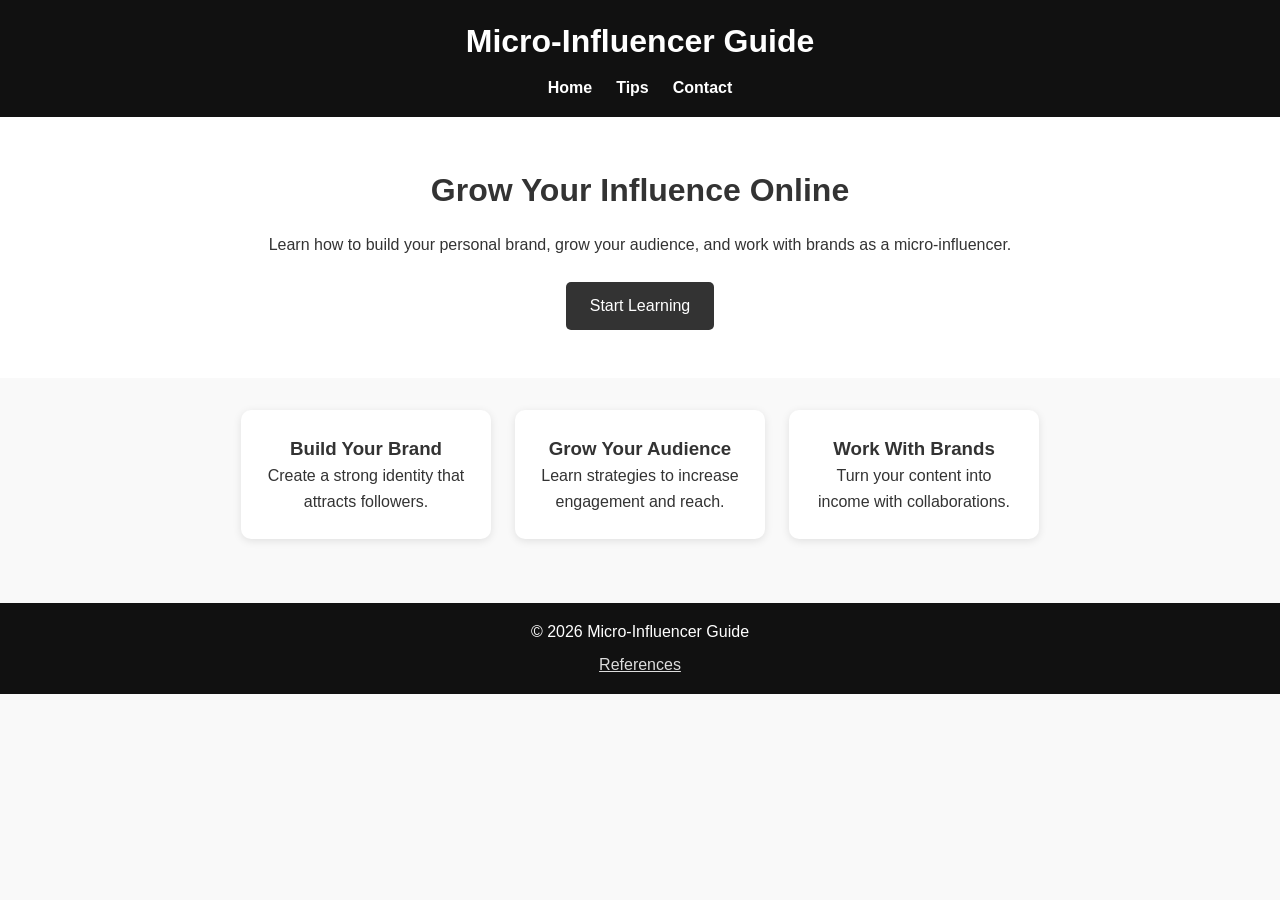
<file: index.html>
<!DOCTYPE html>
<html lang="en">
<head>
    <meta charset="UTF-8">
    <meta name="viewport" content="width=device-width, initial-scale=1.0">
    <title>Micro-Influencer Guide</title>
    <link rel="stylesheet" href="styles/style.css">
    <script defer src="scripts/script.js"></script>
</head>

<body>

    <header>
        <h1>Micro-Influencer Guide</h1>
        <nav>
            <ul>
                <li><a href="index.html">Home</a></li>
                <li><a href="guide.html">Tips</a></li>
                <li><a href="contact.html">Contact</a></li>
            </ul>
        </nav>
    </header>

    <main>
        <section class="hero">
            <h2>Grow Your Influence Online</h2>
            <p>Learn how to build your personal brand, grow your audience, and work with brands as a micro-influencer.</p>
            <a href="guide.html" class="btn">Start Learning</a>
        </section>

        <section class="features">
            <div class="card">
                <h3>Build Your Brand</h3>
                <p>Create a strong identity that attracts followers.</p>
            </div>

            <div class="card">
                <h3>Grow Your Audience</h3>
                <p>Learn strategies to increase engagement and reach.</p>
            </div>

            <div class="card">
                <h3>Work With Brands</h3>
                <p>Turn your content into income with collaborations.</p>
            </div>
        </section>
    </main>

    <footer>
        <p>&copy; 2026 Micro-Influencer Guide</p>
        <a href="references.html">References</a>
    </footer>

</body>
</html>
</file>
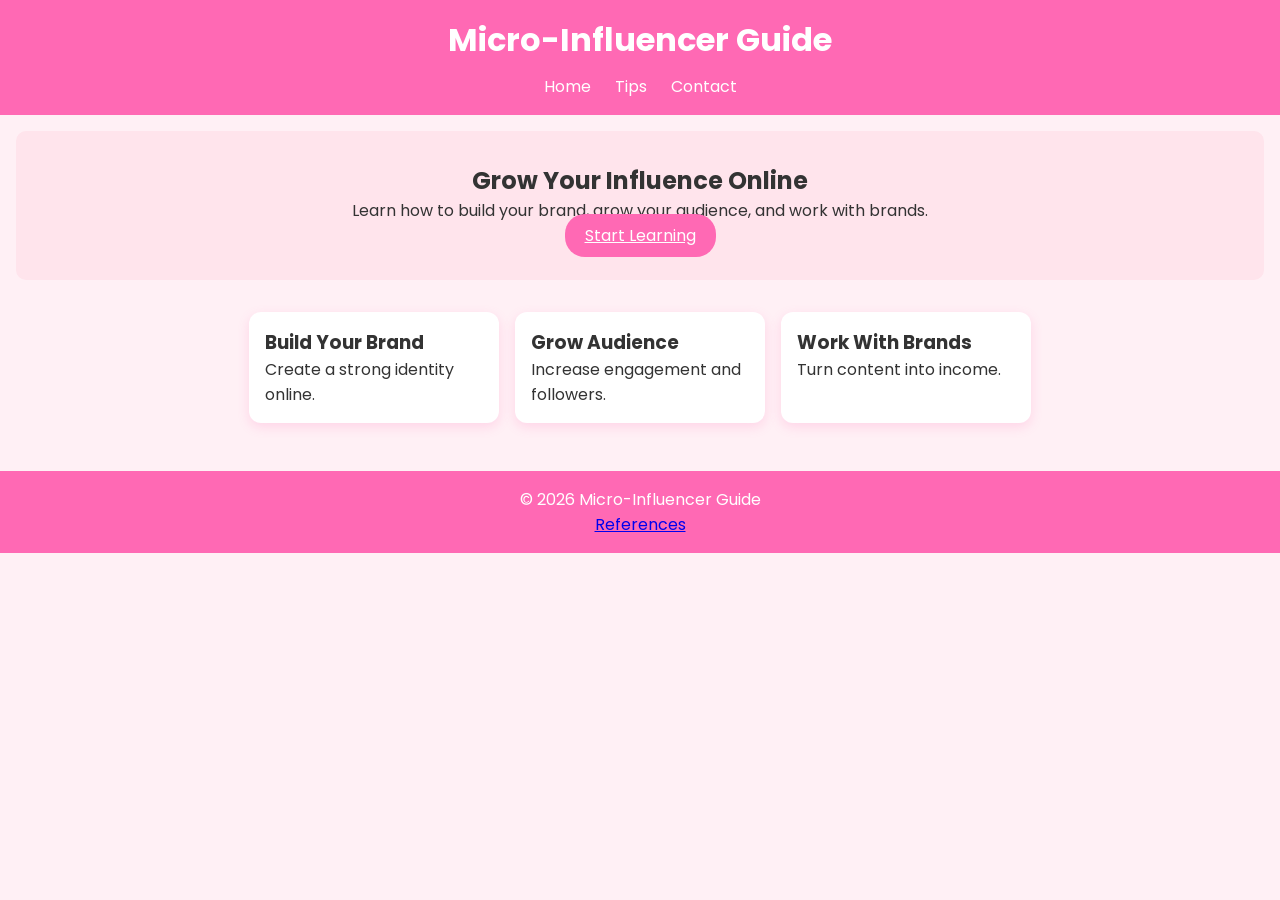
<file: project/index.html>
<!DOCTYPE html>
<html lang="en">
<head>
    <meta charset="UTF-8">
    <meta name="viewport" content="width=device-width, initial-scale=1.0">
    <title>Micro-Influencer Guide</title>

    <link href="https://fonts.googleapis.com/css2?family=Poppins:wght@300;500;700&display=swap" rel="stylesheet">
    <link rel="stylesheet" href="styles/style.css">
    <script defer src="scripts/script.js"></script>
</head>

<body>

<header>
    <h1>Micro-Influencer Guide</h1>
    <nav>
        <a href="index.html">Home</a>
        <a href="guide.html">Tips</a>
        <a href="contact.html">Contact</a>
    </nav>
</header>

<main>
    <section class="hero">
        <h2>Grow Your Influence Online</h2>
        <p>Learn how to build your brand, grow your audience, and work with brands.</p>
        <a class="btn" href="guide.html">Start Learning</a>
    </section>

    <section class="features">
        <div class="card">
            <h3>Build Your Brand</h3>
            <p>Create a strong identity online.</p>
        </div>

        <div class="card">
            <h3>Grow Audience</h3>
            <p>Increase engagement and followers.</p>
        </div>

        <div class="card">
            <h3>Work With Brands</h3>
            <p>Turn content into income.</p>
        </div>
    </section>
</main>

<footer>
    <p>&copy; 2026 Micro-Influencer Guide</p>
    <a href="references.html">References</a>
</footer>

</body>
</html>
</file>
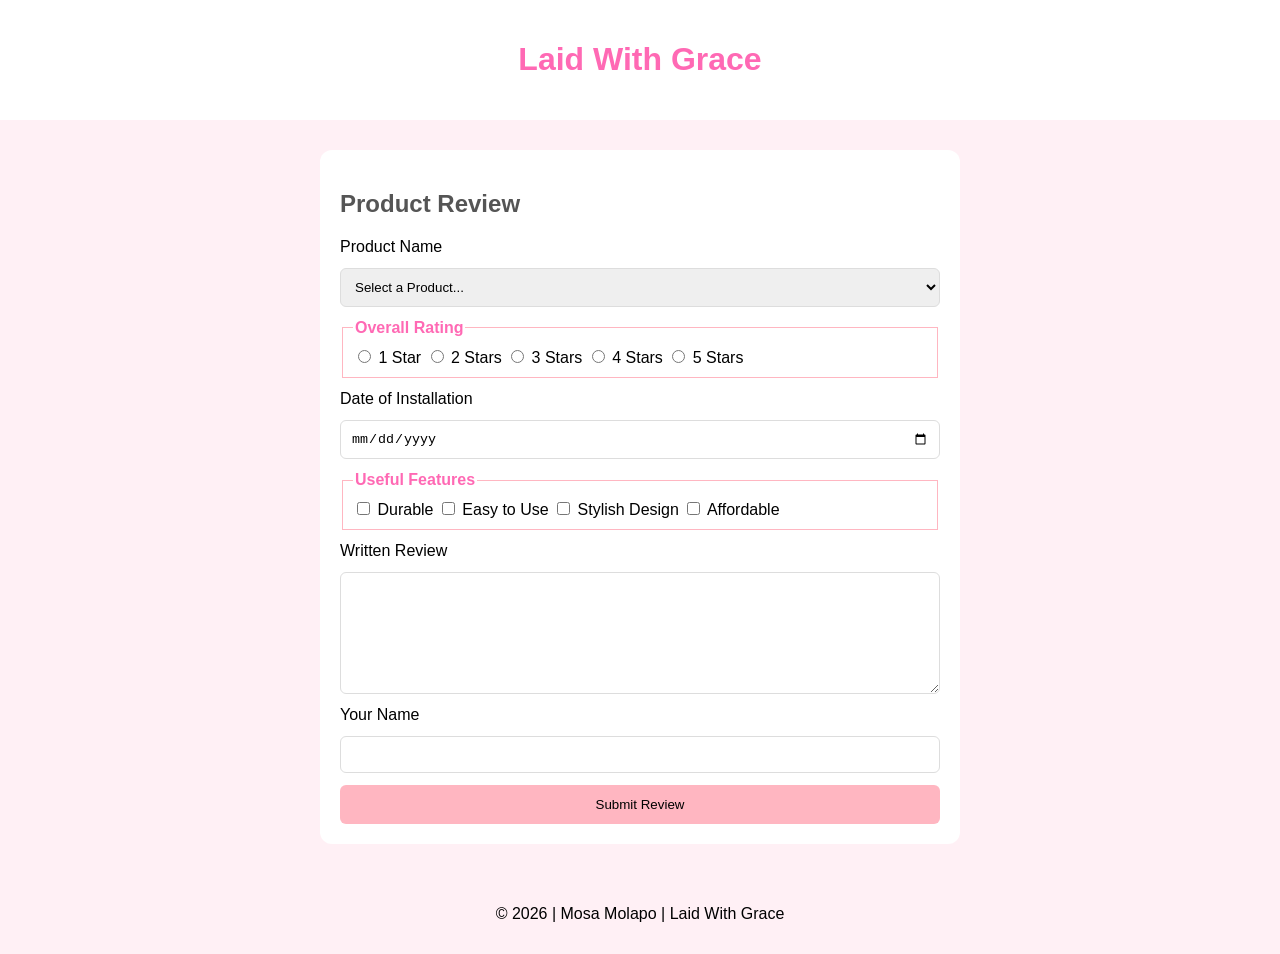
<file: form.html>
<!DOCTYPE html>
<html lang="en">
<head>
  <meta charset="UTF-8">
  <meta name="viewport" content="width=device-width, initial-scale=1.0">

  <meta name="description" content="Product review form for Laid With Grace where users can submit feedback on hair products.">
  <meta name="author" content="Mosa Molapo">

  <title>Laid With Grace | Product Review</title>

  <link rel="stylesheet" href="styles/styles.css">
  <script defer src="scripts/script.js"></script>
</head>

<body>

<header>
  <h1>Laid With Grace</h1>
</header>

<main class="container">

  <h2>Product Review</h2>

  <form method="get" action="review.html">

    <!-- PRODUCT SELECT -->
    <label for="product">Product Name</label>
    <select id="product" name="product" required>
      <option value="" disabled selected>Select a Product...</option>
      <option value="shampoo">Shampoo</option>
      <option value="conditioner">Conditioner</option>
      <option value="oil">Hair Oil</option>
      <option value="cream">Hair Cream</option>
    </select>

    <!-- RATING -->
   <fieldset>
  <legend>Overall Rating</legend>

  <label>
    <input type="radio" id="rating1" name="rating" value="1" required>
    1 Star
  </label>

  <label>
    <input type="radio" id="rating2" name="rating" value="2" required>
    2 Stars
  </label>

  <label>
    <input type="radio" id="rating3" name="rating" value="3" required>
    3 Stars
  </label>

  <label>
    <input type="radio" id="rating4" name="rating" value="4" required>
    4 Stars
  </label>

  <label>
    <input type="radio" id="rating5" name="rating" value="5" required>
    5 Stars
  </label>

</fieldset>

    <!-- DATE -->
    <label for="date">Date of Installation</label>
    <input type="date" id="date" name="date" required>

    <!-- FEATURES -->
    <fieldset>
      <legend>Useful Features</legend>

      <label>
        <input type="checkbox" id="feature1" name="features" value="durable">
        Durable
      </label>

      <label>
        <input type="checkbox" id="feature2" name="features" value="easy">
        Easy to Use
      </label>

      <label>
        <input type="checkbox" id="feature3" name="features" value="design">
        Stylish Design
      </label>

      <label>
        <input type="checkbox" id="feature4" name="features" value="affordable">
        Affordable
      </label>

    </fieldset>

    <!-- REVIEW -->
    <label for="review">Written Review</label>
    <textarea id="review" name="review" required></textarea>

    <!-- NAME -->
    <label for="username">Your Name</label>
    <input type="text" id="username" name="username" required>

    <!-- SUBMIT -->
    <input type="submit" value="Submit Review" class="btn">

  </form>

</main>

<footer>
  <p>&copy; 2026 | Mosa Molapo | Laid With Grace</p>
</footer>

</body>
</html>
</file>
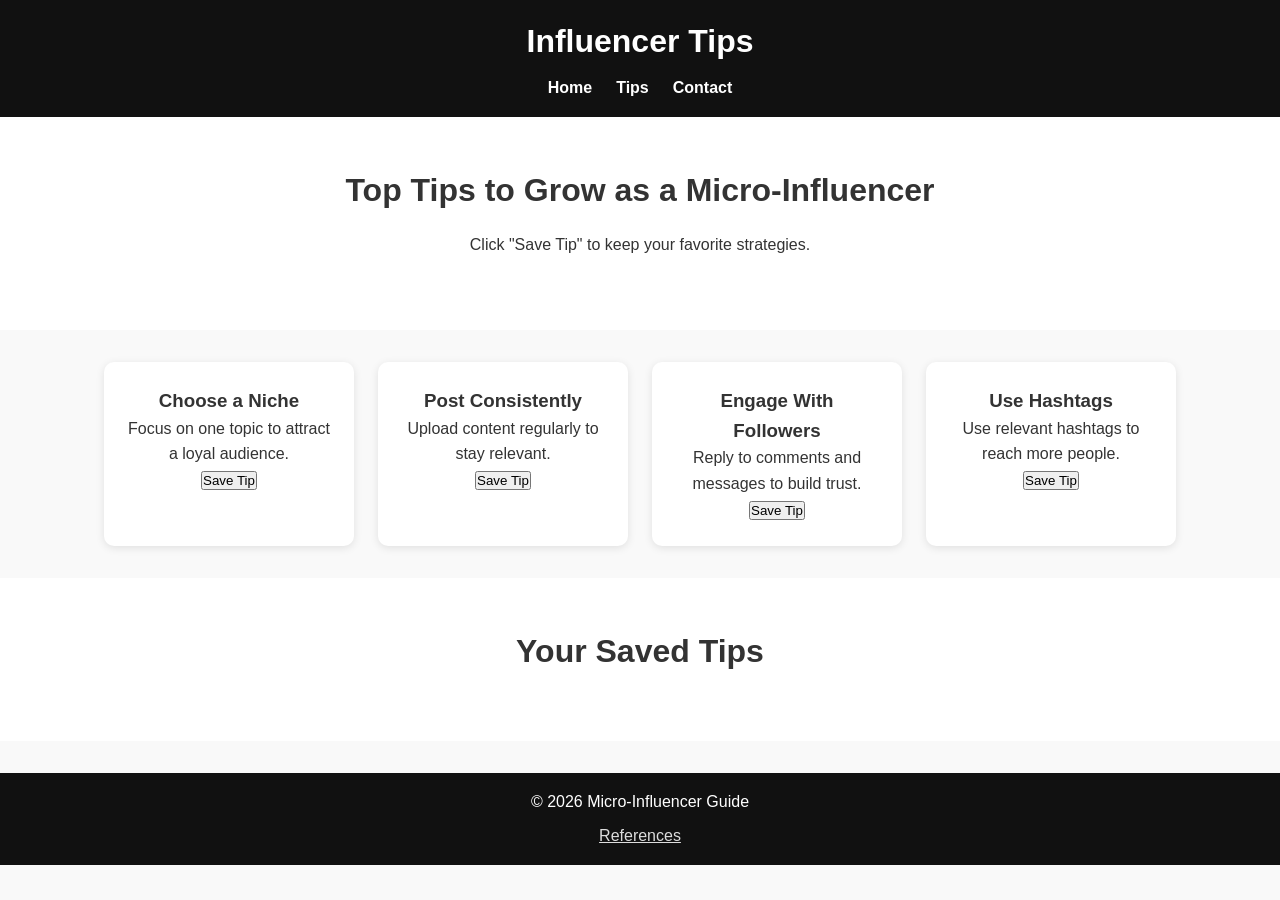
<file: guide.html>
<!DOCTYPE html>
<html lang="en">
<head>
    <meta charset="UTF-8">
    <meta name="viewport" content="width=device-width, initial-scale=1.0">
    <title>Influencer Tips</title>
    <link rel="stylesheet" href="styles/style.css">
    <script defer src="scripts/script.js"></script>
</head>

<body>

<header>
    <h1>Influencer Tips</h1>
    <nav>
        <ul>
            <li><a href="index.html">Home</a></li>
            <li><a href="guide.html">Tips</a></li>
            <li><a href="contact.html">Contact</a></li>
        </ul>
    </nav>
</header>

<main>
    <section class="hero">
        <h2>Top Tips to Grow as a Micro-Influencer</h2>
        <p>Click "Save Tip" to keep your favorite strategies.</p>
    </section>

    <section id="tips-container" class="features">
    </section>

    <section class="hero">
        <h2>Your Saved Tips</h2>
        <div id="saved-tips"></div>
    </section>
</main>

<footer>
    <p>&copy; 2026 Micro-Influencer Guide</p>
    <a href="references.html">References</a>
</footer>

</body>
</html>
</file>
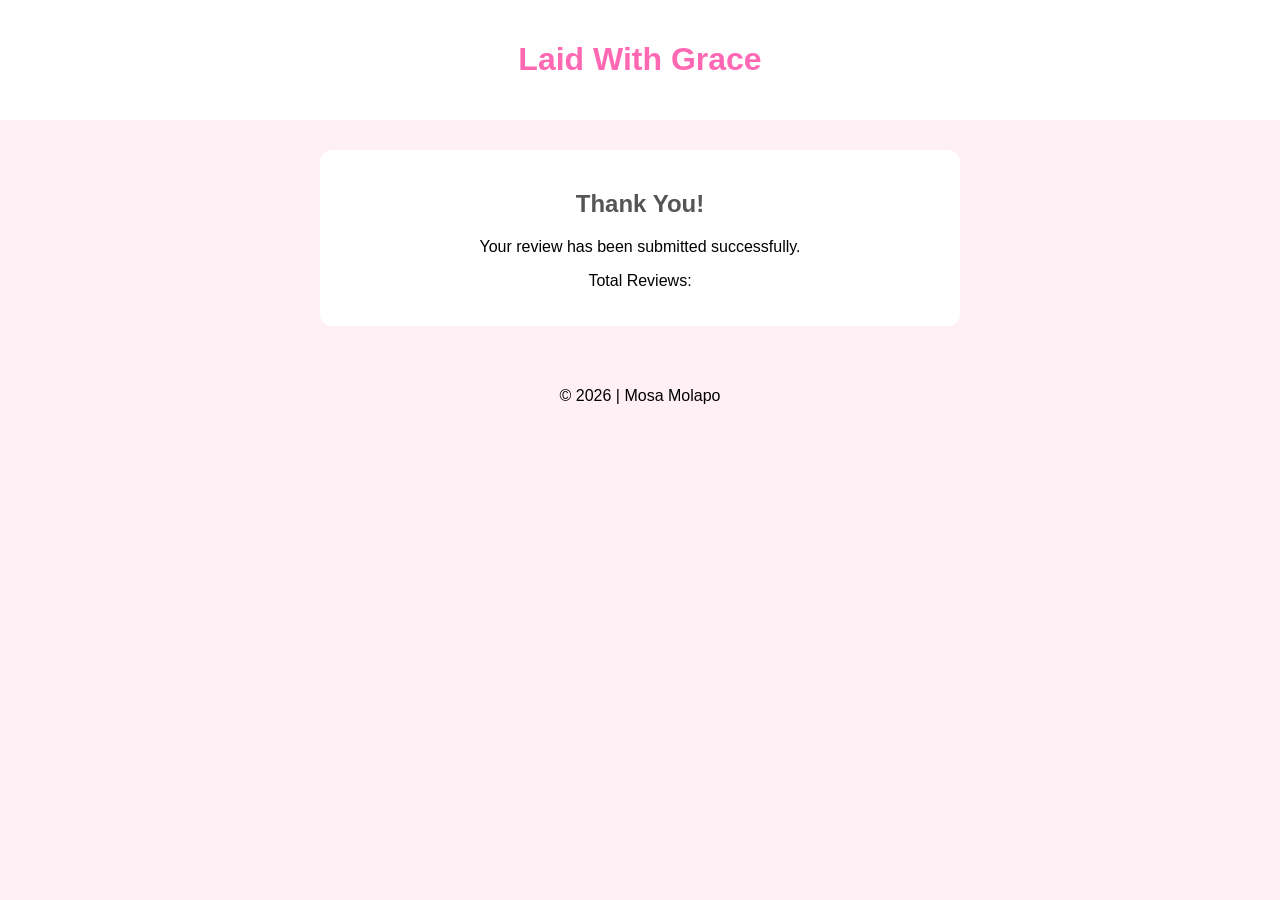
<file: review.html>
<!DOCTYPE html>
<html lang="en">
<head>
  <meta charset="UTF-8">
  <meta name="viewport" content="width=device-width, initial-scale=1.0">
  <meta name="description" content="Confirmation page for submitted product reviews.">
  <meta name="author" content="Mosa Molapo">
  <title>Review Submitted</title>

  <link rel="stylesheet" href="styles/styles.css">
  <script defer src="scripts/review.js"></script>
</head>

<body>

<header>
  <h1>Laid With Grace</h1>
</header>

<main class="container center">
  <h2>Thank You!</h2>
  <p>Your review has been submitted successfully.</p>
  <p>Total Reviews: <span id="counter"></span></p>
</main>

<footer>
  <p>&copy; 2026 | Mosa Molapo</p>
</footer>

</body>
</html>
</file>
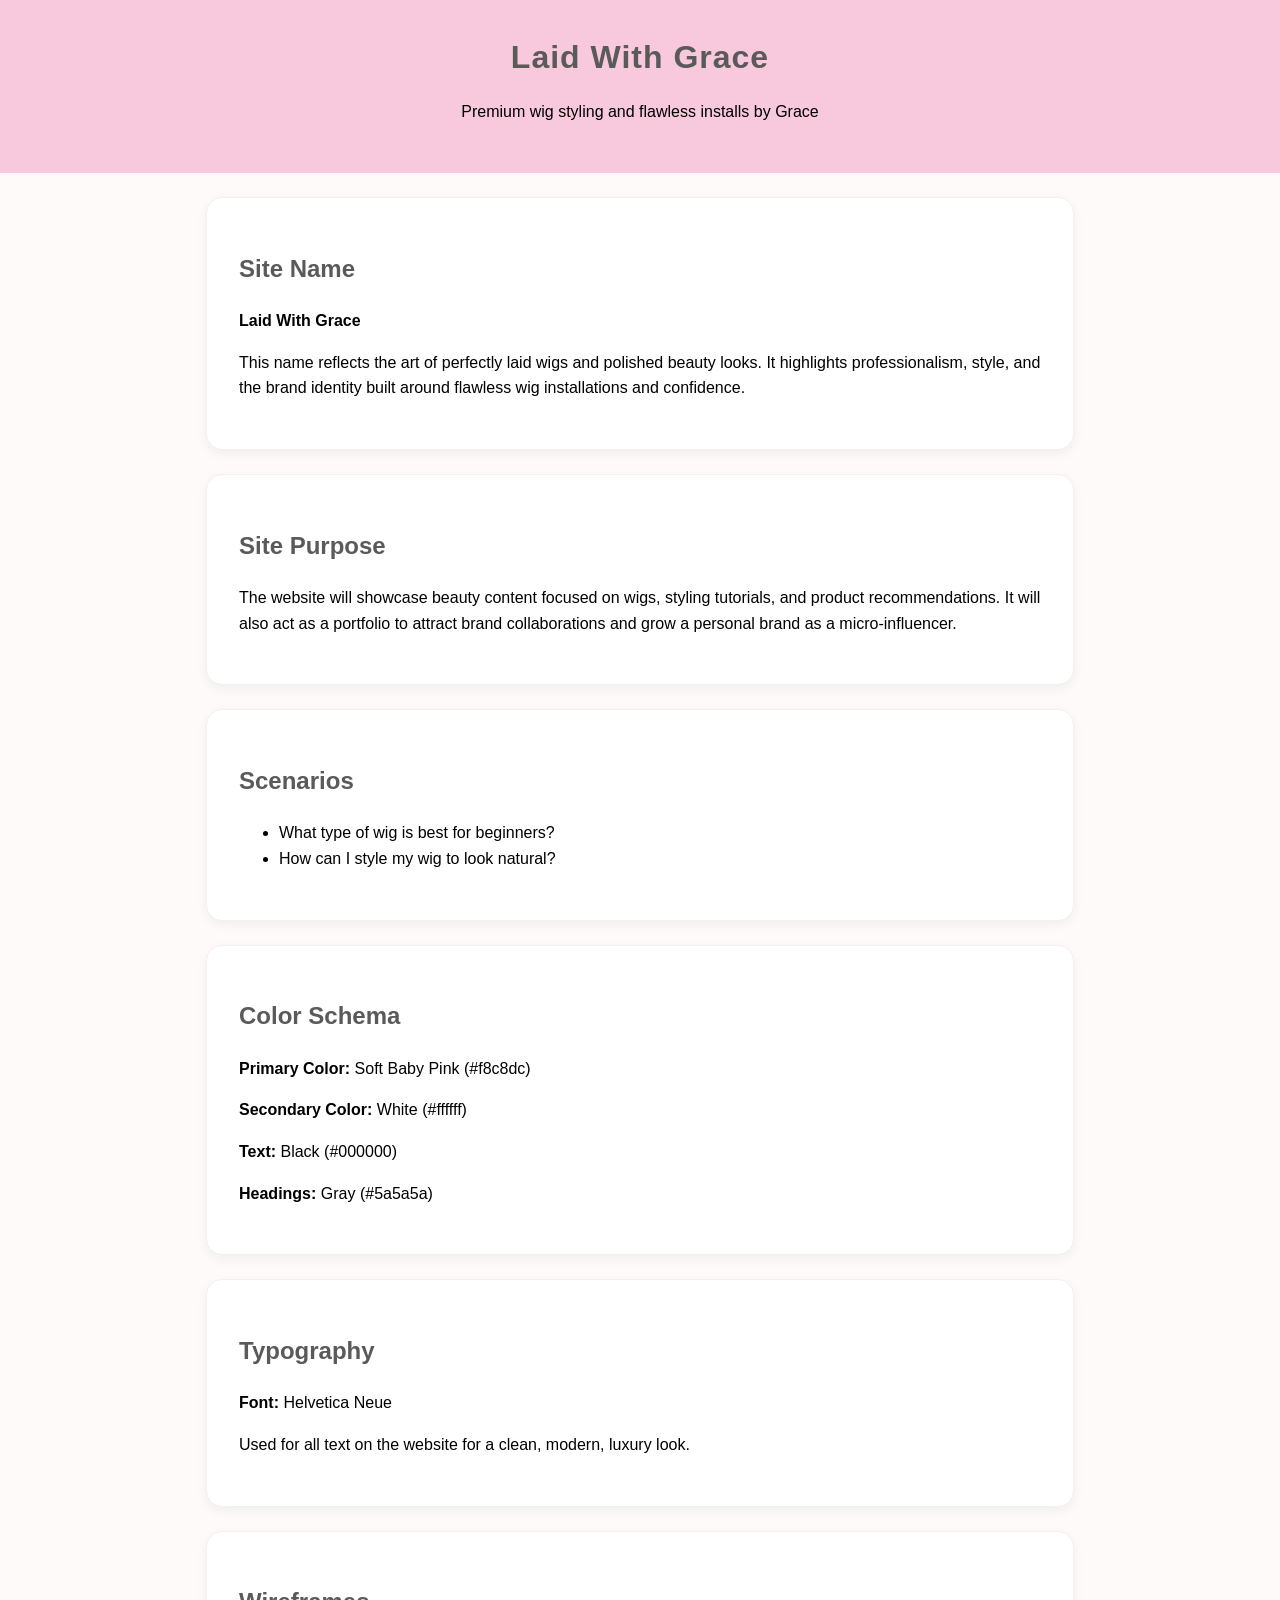
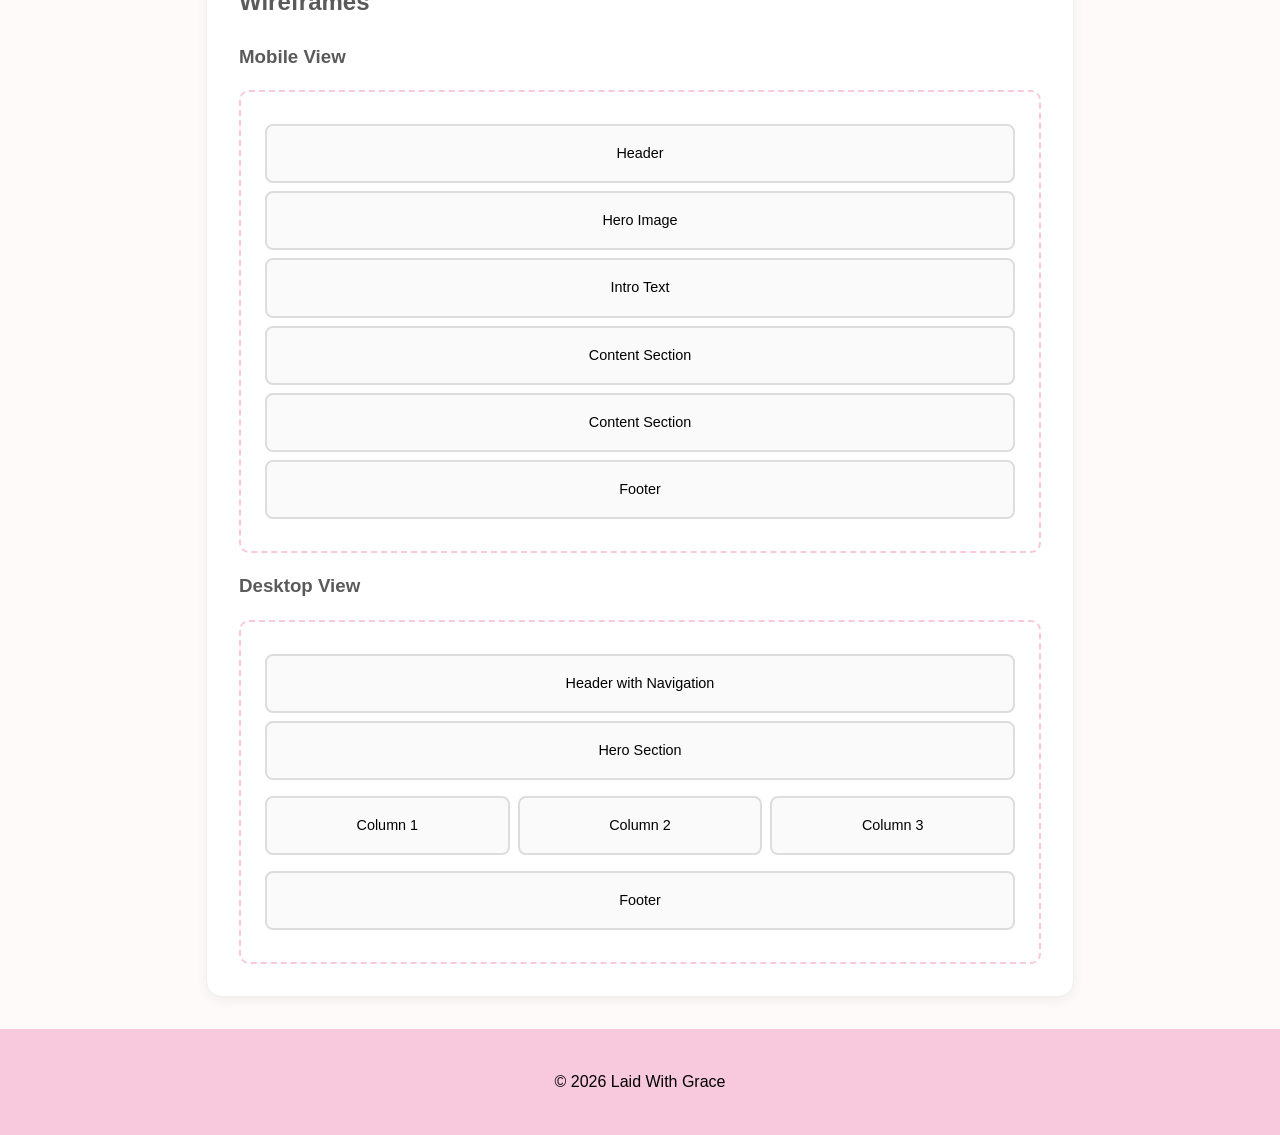
<file: siteplan.html>
<!DOCTYPE html>
<html lang="en">
<head>
  <meta charset="UTF-8" />
  <meta name="viewport" content="width=device-width, initial-scale=1.0" />
  <title>Laid With Grace - Site Plan</title>

  <style>
    :root {
      --primary-color: #f8c8dc;
      --secondary-color: #ffffff;
      --background-color: #fffafa;
      --text-color: #000000;
      --heading-color: #5a5a5a;
    }

    body {
      font-family: "Helvetica Neue", Helvetica, Arial, sans-serif;
      background-color: var(--background-color);
      color: var(--text-color);
      margin: 0;
      line-height: 1.6;
    }

    header {
      background-color: var(--primary-color);
      padding: 2rem 1rem;
      text-align: center;
    }

    h1 {
      margin: 0;
      letter-spacing: 1px;
    }

    h1, h2, h3 {
      color: var(--heading-color);
    }

    main {
      max-width: 900px;
      margin: auto;
    }

    section {
      padding: 2rem;
      margin: 1.5rem 1rem;
      background: var(--secondary-color);
      border-radius: 16px;
      box-shadow: 0 4px 12px rgba(0,0,0,0.05);
      border: 1px solid #f1f1f1;
    }

    .wireframe {
      border: 2px dashed var(--primary-color);
      padding: 1.5rem;
      margin-top: 1rem;
      border-radius: 10px;
      background-color: #ffffff;
    }

    .wf-box {
      border: 2px solid #ddd;
      padding: 1rem;
      margin: 0.5rem 0;
      text-align: center;
      border-radius: 8px;
      font-size: 0.9rem;
      background-color: #fafafa;
    }

    .wf-row {
      display: flex;
      gap: 0.5rem;
    }

    .wf-col {
      flex: 1;
    }

    footer {
      text-align: center;
      padding: 1.5rem;
      background-color: var(--primary-color);
      margin-top: 2rem;
    }
  </style>
</head>

<body>
  <header>
    <h1>Laid With Grace</h1>
    <p>Premium wig styling and flawless installs by Grace</p>
  </header>

  <main>

    <section>
      <h2>Site Name</h2>
      <p><strong>Laid With Grace</strong></p>
      <p>This name reflects the art of perfectly laid wigs and polished beauty looks. It highlights professionalism, style, and the brand identity built around flawless wig installations and confidence.</p>
    </section>

    <section>
      <h2>Site Purpose</h2>
      <p>The website will showcase beauty content focused on wigs, styling tutorials, and product recommendations. It will also act as a portfolio to attract brand collaborations and grow a personal brand as a micro-influencer.</p>
    </section>

    <section>
      <h2>Scenarios</h2>
      <ul>
        <li>What type of wig is best for beginners?</li>
        <li>How can I style my wig to look natural?</li>
      </ul>
    </section>

    <section>
      <h2>Color Schema</h2>
      <p><strong>Primary Color:</strong> Soft Baby Pink (#f8c8dc)</p>
      <p><strong>Secondary Color:</strong> White (#ffffff)</p>
      <p><strong>Text:</strong> Black (#000000)</p>
      <p><strong>Headings:</strong> Gray (#5a5a5a)</p>
    </section>

    <section>
      <h2>Typography</h2>
      <p><strong>Font:</strong> Helvetica Neue</p>
      <p>Used for all text on the website for a clean, modern, luxury look.</p>
    </section>

    <section>
      <h2>Wireframes</h2>

      <h3>Mobile View</h3>
      <div class="wireframe">
        <div class="wf-box">Header</div>
        <div class="wf-box">Hero Image</div>
        <div class="wf-box">Intro Text</div>
        <div class="wf-box">Content Section</div>
        <div class="wf-box">Content Section</div>
        <div class="wf-box">Footer</div>
      </div>

      <h3>Desktop View</h3>
      <div class="wireframe">
        <div class="wf-box">Header with Navigation</div>
        <div class="wf-box">Hero Section</div>
        <div class="wf-row">
          <div class="wf-box wf-col">Column 1</div>
          <div class="wf-box wf-col">Column 2</div>
          <div class="wf-box wf-col">Column 3</div>
        </div>
        <div class="wf-box">Footer</div>
      </div>
    </section>

  </main>

  <footer>
    <p>&copy; 2026 Laid With Grace</p>
  </footer>
</body>
</html>
</file>
<file: styles/style.css>
* {
    margin: 0;
    padding: 0;
    box-sizing: border-box;
}

body {
    font-family: Arial, sans-serif;
    line-height: 1.6;
    background-color: #f9f9f9;
    color: #333;
}

header {
    background: #111;
    color: white;
    padding: 1rem;
    text-align: center;
}

nav ul {
    list-style: none;
    display: flex;
    justify-content: center;
    gap: 1.5rem;
    margin-top: 0.5rem;
}

nav a {
    color: white;
    text-decoration: none;
    font-weight: bold;
}

nav a:hover {
    text-decoration: underline;
}

/* HERO */
.hero {
    text-align: center;
    padding: 3rem 1rem;
    background: white;
}

.hero h2 {
    font-size: 2rem;
    margin-bottom: 1rem;
}

.hero p {
    margin-bottom: 1.5rem;
}

.btn {
    display: inline-block;
    background: #333;
    color: white;
    padding: 0.7rem 1.5rem;
    text-decoration: none;
    border-radius: 5px;
}

.btn:hover {
    background: #555;
}

/* FEATURES */
.features {
    display: flex;
    flex-wrap: wrap;
    justify-content: center;
    padding: 2rem;
    gap: 1.5rem;
}

.card {
    background: white;
    padding: 1.5rem;
    width: 250px;
    border-radius: 10px;
    box-shadow: 0 2px 8px rgba(0,0,0,0.1);
    text-align: center;
}

footer {
    text-align: center;
    padding: 1rem;
    background: #111;
    color: white;
    margin-top: 2rem;
}

footer a {
    color: #ddd;
    display: block;
    margin-top: 0.5rem;
}

@media (max-width: 768px) {
    .features {
        flex-direction: column;
        align-items: center;
    }

    .hero h2 {
        font-size: 1.5rem;
    }
}
</file>
<file: project/styles/style.css>
* {
    margin: 0;
    padding: 0;
    box-sizing: border-box;
}

body {
    font-family: 'Poppins', Arial, sans-serif;
    background: #fff0f5;
    color: #333;
}

header {
    background: #ff69b4;
    color: white;
    padding: 1rem;
    text-align: center;
}

nav {
    margin-top: 10px;
}

nav a {
    color: white;
    margin: 0 10px;
    text-decoration: none;
}

.hero {
    text-align: center;
    padding: 2rem;
    background: #ffe4ec;
    margin: 1rem;
    border-radius: 10px;
}

.btn, button {
    background: #ff69b4;
    color: white;
    padding: 10px 20px;
    border: none;
    border-radius: 20px;
    cursor: pointer;
}

.features {
    display: flex;
    flex-wrap: wrap;
    justify-content: center;
    gap: 1rem;
    padding: 1rem;
}

.card {
    background: white;
    padding: 1rem;
    width: 250px;
    border-radius: 12px;
    box-shadow: 0 4px 12px rgba(255,105,180,0.2);
    transition: 0.3s;
}

.card:hover {
    transform: translateY(-5px);
}

form {
    background: white;
    padding: 1rem;
    border-radius: 12px;
    max-width: 400px;
    margin: auto;
}

input, select {
    width: 100%;
    padding: 8px;
    margin: 5px 0;
    border-radius: 8px;
    border: 1px solid #ddd;
}

footer {
    text-align: center;
    padding: 1rem;
    background: #ff69b4;
    color: white;
    margin-top: 2rem;
}
</file>
<file: styles/styles.css>
body {
  font-family: "Helvetica Neue", Arial, sans-serif;
  margin: 0;
  background-color: #fff0f5;
  color: #000000;
}

header {
  text-align: center;
  padding: 20px;
  background-color: #ffffff;
}

.container {
  max-width: 600px;
  margin: 30px auto;
  padding: 20px;
  background-color: #ffffff;
  border-radius: 12px;
}

.center {
  text-align: center;
}

h1 {
  color: #ff69b4;
}

h2 {
  color: #555555;
}

form {
  display: flex;
  flex-direction: column;
  gap: 12px;
}

label {
  font-weight: 500;
}

input, select, textarea {
  padding: 10px;
  border: 1px solid #dddddd;
  border-radius: 6px;
}

textarea {
  min-height: 100px;
}

fieldset {
  border: 1px solid #ffb6c1;
  padding: 10px;
}

legend {
  color: #ff69b4;
  font-weight: bold;
}

.btn {
  background-color: #ffb6c1;
  border: none;
  padding: 12px;
  cursor: pointer;
}

.btn:hover {
  background-color: #ff69b4;
  color: #ffffff;
}

footer {
  text-align: center;
  padding: 15px;
}

@media (max-width: 600px) {
  .container {
    margin: 10px;
    padding: 15px;
  }
}
</file>
